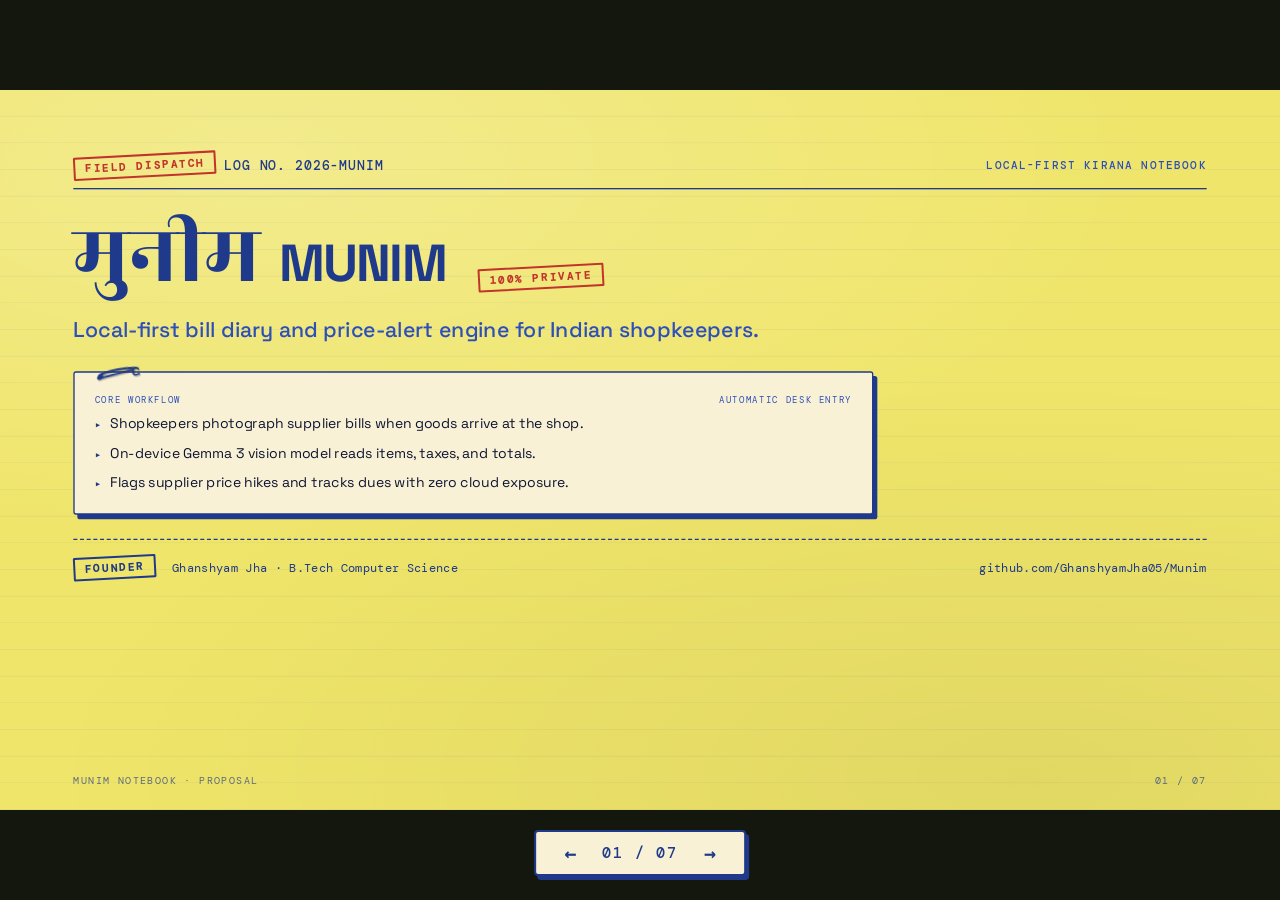
<file: docs/munim-pitch-deck.html>
<!DOCTYPE html>
<html lang="en">
<head>
    <meta charset="UTF-8">
    <meta name="viewport" content="width=device-width, initial-scale=1.0">
    <title>मुनीम (Munim) — Field Notebook Pitch Deck</title>

    <!-- Google Fonts: Space Grotesk, Caveat, DM Mono, Rozha One (Devanagari title) -->
    <link rel="preconnect" href="https://fonts.googleapis.com">
    <link rel="preconnect" href="https://fonts.gstatic.com" crossorigin>
    <link href="https://fonts.googleapis.com/css2?family=Caveat:wght@600;700&family=DM+Mono:ital,wght@0,400;0,500;1,400&family=Rozha+One&family=Space+Grotesk:wght@500;600;700&display=swap" rel="stylesheet">

    <style>
        /* ===========================================
           PIN & PAPER DESIGN SYSTEM TOKENS
           Yellow legal pad, cobalt ink, pinned cards
           =========================================== */
        :root {
            --paper: #EFE56A;
            --paper-2: #F5ECA0;
            --paper-3: #E8D85A;
            --paper-extra: #FBE6A4;
            --cream: #F8F1D6;
            --kraft: #C9A66B;
            --ink: #1F3A8A;
            --ink-soft: #2D4FB8;
            --ink-line: #3457C4;
            --ink-deep: #0E1430;
            --red: #C2342B;
            --olive: #6B7A2E;
            --orange: #D8702A;

            --font-display: 'Space Grotesk', -apple-system, sans-serif;
            --font-script: 'Caveat', cursive;
            --font-mono: 'DM Mono', monospace;
            --font-devanagari: 'Rozha One', serif;

            --ease-out-expo: cubic-bezier(0.16, 1, 0.3, 1);
        }

        * {
            margin: 0;
            padding: 0;
            box-sizing: border-box;
        }

        /* ===========================================
           FIXED 16:9 STAGE BASE (viewport-base.css)
           =========================================== */
        html, body {
            width: 100%;
            height: 100%;
            margin: 0;
            overflow: hidden;
            background: #14170D;
            font-family: var(--font-display);
            color: var(--ink);
            -webkit-font-smoothing: antialiased;
        }

        .deck-viewport {
            position: fixed;
            inset: 0;
            overflow: hidden;
            background: #14170D;
            display: flex;
            align-items: center;
            justify-content: center;
        }

        .deck-stage {
            position: absolute;
            left: 0;
            top: 0;
            width: 1920px;
            height: 1080px;
            overflow: hidden;
            transform-origin: 0 0;
            background: var(--paper);
        }

        /* Slide Surface with Yellow Pad Lighting & Subtle Grid Lines */
        .slide {
            position: absolute;
            inset: 0;
            width: 1920px;
            height: 1080px;
            overflow: hidden;
            display: block;
            visibility: hidden;
            opacity: 0;
            pointer-events: none;
            background: 
                radial-gradient(120% 90% at 20% 10%, rgba(255,255,255,.24), transparent 60%),
                radial-gradient(140% 100% at 80% 95%, rgba(0,0,0,.06), transparent 55%),
                var(--paper);
            padding: 96px 110px 80px;
        }

        /* Ruled legal paper lines effect */
        .slide::after {
            content: '';
            position: absolute;
            inset: 0;
            background-image: repeating-linear-gradient(to bottom, transparent, transparent 38px, rgba(31, 58, 138, 0.05) 39px, rgba(31, 58, 138, 0.05) 40px);
            pointer-events: none;
            z-index: 1;
        }

        .slide.active {
            visibility: visible;
            opacity: 1;
            pointer-events: auto;
            z-index: 2;
        }

        /* Top Chrome */
        .top-chrome {
            display: flex;
            justify-content: space-between;
            align-items: baseline;
            border-bottom: 2px solid var(--ink);
            padding-bottom: 16px;
            margin-bottom: 36px;
            position: relative;
            z-index: 3;
        }

        .chrome-left {
            display: flex;
            align-items: center;
            gap: 12px;
            font-family: var(--font-mono);
            font-size: 19px;
            font-weight: 500;
            letter-spacing: 0.12em;
            text-transform: uppercase;
            color: var(--ink);
        }

        .chrome-right {
            font-family: var(--font-mono);
            font-size: 16px;
            font-weight: 500;
            letter-spacing: 0.14em;
            text-transform: uppercase;
            color: var(--ink-soft);
        }

        /* Typography */
        .slide-h1 {
            font-family: var(--font-display);
            font-size: 64px;
            font-weight: 700;
            line-height: 1.04;
            letter-spacing: -0.03em;
            color: var(--ink);
            margin-bottom: 14px;
            position: relative;
            z-index: 3;
        }

        .slide-subtitle {
            font-family: var(--font-display);
            font-size: 26px;
            font-weight: 500;
            line-height: 1.35;
            color: var(--ink-soft);
            margin-bottom: 36px;
            position: relative;
            z-index: 3;
        }

        /* Pinned Cards with hard offset shadow */
        .pinned-card {
            background: var(--cream);
            border: 2px solid var(--ink);
            border-radius: 4px;
            box-shadow: 6px 7px 0 0 var(--ink);
            padding: 32px 30px;
            position: relative;
            z-index: 3;
            transition: transform 0.2s ease;
        }

        .pinned-card.card-yellow {
            background: var(--paper-2);
        }

        .pinned-card.card-extra {
            background: var(--paper-extra);
            transform: rotate(-0.5deg);
        }

        /* Pin SVG Component */
        .safety-pin {
            position: absolute;
            top: -18px;
            left: 24px;
            width: 72px;
            height: 28px;
            transform: rotate(-10deg);
            z-index: 4;
            filter: drop-shadow(1px 2px 0px rgba(14,20,48,0.4));
        }

        .card-header-mono {
            font-family: var(--font-mono);
            font-size: 14px;
            letter-spacing: 0.14em;
            text-transform: uppercase;
            color: var(--ink-soft);
            margin-bottom: 12px;
            display: flex;
            justify-content: space-between;
        }

        .card-h3 {
            font-family: var(--font-display);
            font-size: 32px;
            font-weight: 700;
            line-height: 1.1;
            letter-spacing: -0.02em;
            color: var(--ink);
            margin-bottom: 18px;
        }

        /* Strict Bullets (Max 4, max 10 words) */
        .bullet-list {
            list-style: none;
            display: flex;
            flex-direction: column;
            gap: 16px;
        }

        .bullet-item {
            display: flex;
            align-items: baseline;
            gap: 14px;
            font-family: var(--font-display);
            font-size: 21px;
            line-height: 1.35;
            color: var(--ink-deep);
        }

        .bullet-bullet {
            font-family: var(--font-mono);
            font-size: 16px;
            color: var(--ink);
            font-weight: 700;
        }

        .hand-annotation {
            font-family: var(--font-script);
            font-size: 34px;
            font-weight: 700;
            color: var(--red);
            line-height: 1.1;
            transform: rotate(-2deg);
            margin-top: 20px;
        }

        /* Rubber Stamp Component */
        .stamp-box {
            display: inline-block;
            border: 3px solid var(--red);
            color: var(--red);
            padding: 4px 14px;
            font-family: var(--font-mono);
            font-size: 16px;
            font-weight: 700;
            letter-spacing: 0.18em;
            text-transform: uppercase;
            transform: rotate(-3deg);
            border-radius: 2px;
        }

        /* Layout Frameworks */
        .grid-2col {
            display: grid;
            grid-template-columns: 1fr 1fr;
            gap: 48px;
            position: relative;
            z-index: 3;
        }

        .grid-3col {
            display: grid;
            grid-template-columns: repeat(3, 1fr);
            gap: 36px;
            position: relative;
            z-index: 3;
        }

        /* Flow Diagram using pinned tags */
        .flow-board {
            display: flex;
            align-items: center;
            justify-content: space-between;
            gap: 12px;
            margin-top: 14px;
            position: relative;
            z-index: 3;
        }

        .flow-card {
            flex: 1;
            background: var(--cream);
            border: 2px solid var(--ink);
            border-radius: 4px;
            box-shadow: 5px 5px 0 0 var(--ink);
            padding: 24px 18px;
            min-height: 220px;
            display: flex;
            flex-direction: column;
            justify-content: space-between;
            position: relative;
        }

        .flow-script-num {
            font-family: var(--font-script);
            font-size: 42px;
            font-weight: 700;
            color: var(--ink);
            line-height: 0.8;
            margin-bottom: 6px;
        }

        .flow-step-name {
            font-family: var(--font-display);
            font-size: 22px;
            font-weight: 700;
            color: var(--ink);
            margin-bottom: 8px;
        }

        .flow-step-desc {
            font-family: var(--font-display);
            font-size: 16px;
            line-height: 1.35;
            color: var(--ink-soft);
        }

        .flow-pin-joint {
            font-family: var(--font-display);
            font-size: 32px;
            font-weight: 700;
            color: var(--ink);
            padding: 0 4px;
        }

        /* Stat Paper Banner */
        .stat-tape {
            background: var(--paper-2);
            border: 2px solid var(--ink);
            border-radius: 4px;
            box-shadow: 5px 5px 0 0 var(--ink);
            padding: 24px 40px;
            display: flex;
            align-items: center;
            justify-content: space-around;
            margin-top: 36px;
            position: relative;
            z-index: 3;
        }

        .stat-block {
            text-align: center;
        }

        .stat-numeral {
            font-family: var(--font-display);
            font-size: 54px;
            font-weight: 700;
            line-height: 1;
            color: var(--ink);
            margin-bottom: 6px;
        }

        .stat-caption {
            font-family: var(--font-mono);
            font-size: 14px;
            letter-spacing: 0.12em;
            text-transform: uppercase;
            color: var(--ink-soft);
        }

        /* Alert Callout */
        .callout-specimen {
            background: #FFEBEA;
            border: 2px solid var(--red);
            border-radius: 4px;
            box-shadow: 5px 5px 0 0 var(--red);
            padding: 26px 36px;
            display: flex;
            align-items: center;
            gap: 28px;
            margin-top: 32px;
            position: relative;
            z-index: 3;
        }

        .callout-badge {
            background: var(--red);
            color: #FFF;
            font-family: var(--font-mono);
            font-size: 15px;
            font-weight: 700;
            letter-spacing: 0.14em;
            text-transform: uppercase;
            padding: 8px 16px;
            border-radius: 2px;
            white-space: nowrap;
        }

        .callout-quote {
            font-family: var(--font-script);
            font-size: 32px;
            font-weight: 700;
            line-height: 1.25;
            color: #8C1F18;
        }

        /* Slide 1 Specifics */
        .hero-devanagari {
            font-family: var(--font-devanagari);
            font-size: 130px;
            color: var(--ink);
            line-height: 1;
            margin-bottom: 4px;
        }

        .hero-title-box {
            display: flex;
            align-items: baseline;
            gap: 28px;
            margin-bottom: 20px;
        }

        .hero-roman {
            font-family: var(--font-display);
            font-size: 78px;
            font-weight: 700;
            letter-spacing: -0.03em;
            color: var(--ink);
            line-height: 1;
        }

        .hero-tagline-text {
            font-family: var(--font-display);
            font-size: 32px;
            font-weight: 500;
            line-height: 1.35;
            color: var(--ink-soft);
            max-width: 1200px;
            margin-bottom: 40px;
        }

        .founder-tape {
            display: flex;
            align-items: center;
            gap: 24px;
            border-top: 2px dashed var(--ink);
            padding-top: 24px;
            margin-top: 36px;
            font-family: var(--font-mono);
            font-size: 18px;
            color: var(--ink);
        }

        /* Footer Chrome */
        .bottom-chrome {
            position: absolute;
            left: 110px;
            right: 110px;
            bottom: 34px;
            display: flex;
            justify-content: space-between;
            font-family: var(--font-mono);
            font-size: 15px;
            letter-spacing: 0.14em;
            text-transform: uppercase;
            color: var(--ink);
            opacity: 0.7;
            z-index: 3;
        }

        /* Deck Navigation Controls */
        .deck-controls {
            position: fixed;
            bottom: 24px;
            left: 50%;
            transform: translateX(-50%);
            display: flex;
            align-items: center;
            gap: 18px;
            background: var(--cream);
            border: 2px solid var(--ink);
            box-shadow: 3px 4px 0 0 var(--ink);
            border-radius: 4px;
            padding: 6px 20px;
            z-index: 1000;
        }

        .ctrl-btn {
            background: none;
            border: none;
            font-family: var(--font-mono);
            font-size: 20px;
            font-weight: 700;
            color: var(--ink);
            cursor: pointer;
            padding: 2px 8px;
        }

        .ctrl-btn:hover {
            color: var(--red);
        }

        .ctrl-counter {
            font-family: var(--font-mono);
            font-size: 15px;
            font-weight: 500;
            letter-spacing: 0.12em;
            color: var(--ink);
            min-width: 60px;
            text-align: center;
        }

        /* Animation reveals */
        .slide.active .fade-1 {
            animation: noteReveal 0.45s var(--ease-out-expo) forwards;
        }
        .slide.active .fade-2 {
            animation: noteReveal 0.45s 0.1s var(--ease-out-expo) forwards;
            opacity: 0;
        }
        .slide.active .fade-3 {
            animation: noteReveal 0.45s 0.2s var(--ease-out-expo) forwards;
            opacity: 0;
        }

        @keyframes noteReveal {
            from {
                opacity: 0;
                transform: translateY(12px);
            }
            to {
                opacity: 1;
                transform: translateY(0);
            }
        }
    </style>
</head>
<body>

<!-- Safety Pin SVG Symbol Definition -->
<svg style="display: none;">
    <defs>
        <g id="pin-svg">
            <path d="M12,18 C28,12 52,14 68,16" stroke="#1F3A8A" stroke-width="3" fill="none" stroke-linecap="round"/>
            <path d="M10,18 C6,22 8,26 14,24 C20,22 18,16 12,16 Z" fill="#1F3A8A"/>
            <path d="M68,16 C74,18 76,24 70,26 C64,28 60,24 64,18 L16,22" stroke="#1F3A8A" stroke-width="2.5" fill="none"/>
        </g>
    </defs>
</svg>

<div class="deck-viewport">
    <div class="deck-stage" id="deckStage">

        <!-- ==========================================
             SLIDE 1: TITLE & VISION
             ========================================== -->
        <section class="slide active" id="slide-1">
            <div class="top-chrome">
                <div class="chrome-left">
                    <span class="stamp-box">FIELD DISPATCH</span>
                    <span>LOG NO. 2026-MUNIM</span>
                </div>
                <div class="chrome-right">LOCAL-FIRST KIRANA NOTEBOOK</div>
            </div>

            <div class="fade-1" style="position: relative; z-index: 3;">
                <div class="hero-title-box">
                    <div class="hero-devanagari">मुनीम</div>
                    <div class="hero-roman">MUNIM</div>
                    <div class="stamp-box" style="margin-left: 20px;">100% PRIVATE</div>
                </div>

                <div class="hero-tagline-text">
                    Local-first bill diary and price-alert engine for Indian shopkeepers.
                </div>
            </div>

            <div class="pinned-card fade-2" style="max-width: 1200px;">
                <svg class="safety-pin"><use href="#pin-svg"/></svg>
                <div class="card-header-mono">
                    <span>CORE WORKFLOW</span>
                    <span>AUTOMATIC DESK ENTRY</span>
                </div>
                <ul class="bullet-list">
                    <li class="bullet-item">
                        <span class="bullet-bullet">▸</span>
                        <span>Shopkeepers photograph supplier bills when goods arrive at the shop.</span>
                    </li>
                    <li class="bullet-item">
                        <span class="bullet-bullet">▸</span>
                        <span>On-device Gemma 3 vision model reads items, taxes, and totals.</span>
                    </li>
                    <li class="bullet-item">
                        <span class="bullet-bullet">▸</span>
                        <span>Flags supplier price hikes and tracks dues with zero cloud exposure.</span>
                    </li>
                </ul>
            </div>

            <div class="founder-tape fade-3" style="position: relative; z-index: 3;">
                <span class="stamp-box" style="border-color: var(--ink); color: var(--ink);">FOUNDER</span>
                <span>Ghanshyam Jha · B.Tech Computer Science</span>
                <span style="margin-left: auto;">github.com/GhanshyamJha05/Munim</span>
            </div>

            <div class="bottom-chrome">
                <span>MUNIM NOTEBOOK · PROPOSAL</span>
                <span>01 / 07</span>
            </div>
        </section>

        <!-- ==========================================
             SLIDE 2: THE PROBLEM
             ========================================== -->
        <section class="slide" id="slide-2">
            <div class="top-chrome">
                <div class="chrome-left">
                    <span>SECTION 02</span>
                    <span>·</span>
                    <span>MARKET AUDIT</span>
                </div>
                <div class="chrome-right">RETAIL MARGIN THREATS</div>
            </div>

            <div class="slide-h1 fade-1">Small Retailers Bleed Margins In Paper Bills</div>
            <div class="slide-subtitle fade-1">Kirana, pharmacies, and hardware stores operate on razor-thin 4% to 8% margins.</div>

            <div class="grid-2col fade-2">
                <div class="pinned-card card-yellow">
                    <svg class="safety-pin"><use href="#pin-svg"/></svg>
                    <div class="card-header-mono">
                        <span>OBSTACLE A</span>
                        <span class="stamp-box" style="padding: 2px 8px; font-size: 13px;">UNCHECKED</span>
                    </div>
                    <div class="card-h3">Hidden Price Hikes</div>
                    <ul class="bullet-list">
                        <li class="bullet-item">
                            <span class="bullet-bullet">—</span>
                            <span>Distributor price hikes go completely unnoticed on paper bills.</span>
                        </li>
                        <li class="bullet-item">
                            <span class="bullet-bullet">—</span>
                            <span>Shopkeepers rarely compare line items with last month’s invoices.</span>
                        </li>
                    </ul>
                    <div class="hand-annotation">Unnoticed inflation eats the entire 4–8% margin!</div>
                </div>

                <div class="pinned-card card-extra">
                    <svg class="safety-pin"><use href="#pin-svg"/></svg>
                    <div class="card-header-mono">
                        <span>OBSTACLE B</span>
                        <span class="stamp-box" style="padding: 2px 8px; font-size: 13px;">TOO COSTLY</span>
                    </div>
                    <div class="card-h3">Prohibitive Cloud OCR</div>
                    <ul class="bullet-list">
                        <li class="bullet-item">
                            <span class="bullet-bullet">—</span>
                            <span>Cloud OCR costs ₹1,500 to ₹2,500 every single month.</span>
                        </li>
                        <li class="bullet-item">
                            <span class="bullet-bullet">—</span>
                            <span>Uploading bills exposes private supplier discount structures to third-party servers.</span>
                        </li>
                    </ul>
                    <div class="hand-annotation">Why pay monthly just to read your own bills?</div>
                </div>
            </div>

            <div class="bottom-chrome">
                <span>MUNIM NOTEBOOK · MARKET REALITY</span>
                <span>02 / 07</span>
            </div>
        </section>

        <!-- ==========================================
             SLIDE 3: THE SOLUTION
             ========================================== -->
        <section class="slide" id="slide-3">
            <div class="top-chrome">
                <div class="chrome-left">
                    <span>SECTION 03</span>
                    <span>·</span>
                    <span>THE REMEDY</span>
                </div>
                <div class="chrome-right">3 CRITICAL SAFEGUARDS</div>
            </div>

            <div class="slide-h1 fade-1">Snap A Photo. Get 3 Instant Safeguards.</div>
            <div class="slide-subtitle fade-1">A local digital Munim operating privately inside the shopkeeper's desktop computer.</div>

            <div class="grid-3col fade-2">
                <div class="pinned-card">
                    <svg class="safety-pin"><use href="#pin-svg"/></svg>
                    <div class="card-header-mono">SAFEGUARD 01</div>
                    <div class="card-h3">Price-Change Alerts</div>
                    <div style="font-size: 18px; line-height: 1.4; color: var(--ink-soft); margin-bottom: 16px;">
                        Compares line items against supplier history to detect silent rate spikes and unit-cost increases.
                    </div>
                    <div class="hand-annotation" style="font-size: 26px;">Protects profit margins</div>
                </div>

                <div class="pinned-card card-yellow">
                    <svg class="safety-pin"><use href="#pin-svg"/></svg>
                    <div class="card-header-mono">SAFEGUARD 02</div>
                    <div class="card-h3">Supplier Dues Ledger</div>
                    <div style="font-size: 18px; line-height: 1.4; color: var(--ink-soft); margin-bottom: 16px;">
                        Tracks running credit balances, overdue payment dates, and payment settlement via Cash or UPI.
                    </div>
                    <div class="hand-annotation" style="font-size: 26px;">Zero payment disputes</div>
                </div>

                <div class="pinned-card card-extra">
                    <svg class="safety-pin"><use href="#pin-svg"/></svg>
                    <div class="card-header-mono">SAFEGUARD 03</div>
                    <div class="card-h3">CA & Tally Pack</div>
                    <div style="font-size: 18px; line-height: 1.4; color: var(--ink-soft); margin-bottom: 16px;">
                        One-click generation of audit-ready purchase registers and direct CSV packs for Tally Prime.
                    </div>
                    <div class="hand-annotation" style="font-size: 26px;">Ready for accountant</div>
                </div>
            </div>

            <!-- Hand-pinned Alert Specimen Card -->
            <div class="callout-specimen fade-3">
                <svg class="safety-pin" style="top: -16px; left: 16px;"><use href="#pin-svg"/></svg>
                <div class="callout-badge">Live Alert Specimen</div>
                <div class="callout-quote">
                    "Parle-G 12-pack is 4.2% higher than your last bill from Sharma Distributors (₹118.00 → ₹123.00)."
                </div>
            </div>

            <div class="bottom-chrome">
                <span>MUNIM NOTEBOOK · THREE SAFEGUARDS</span>
                <span>03 / 07</span>
            </div>
        </section>

        <!-- ==========================================
             SLIDE 4: HOW IT WORKS & TECH MOAT
             ========================================== -->
        <section class="slide" id="slide-4">
            <div class="top-chrome">
                <div class="chrome-left">
                    <span>SECTION 04</span>
                    <span>·</span>
                    <span>TECHNICAL MOAT</span>
                </div>
                <div class="chrome-right">100% OFFLINE PIPELINE</div>
            </div>

            <div class="slide-h1 fade-1">How It Works: On-Device Vision Engine</div>
            <div class="slide-subtitle fade-1">Fast on-device vision extraction coupled with strict arithmetic and GST verification.</div>

            <!-- Pinned Flow Cards -->
            <div class="flow-board fade-2">
                <div class="flow-card">
                    <svg class="safety-pin" style="width: 50px; top: -14px; left: 12px;"><use href="#pin-svg"/></svg>
                    <div class="flow-script-num">Step 1</div>
                    <div class="flow-step-name">Upload</div>
                    <div class="flow-step-desc">Phone camera via Wi-Fi QR code or desktop drag-and-drop</div>
                </div>
                <div class="flow-pin-joint">→</div>

                <div class="flow-card" style="background: var(--paper-2);">
                    <svg class="safety-pin" style="width: 50px; top: -14px; left: 12px;"><use href="#pin-svg"/></svg>
                    <div class="flow-script-num">Step 2</div>
                    <div class="flow-step-name">Image Tiling</div>
                    <div class="flow-step-desc">Slices tall receipts with 15% overlap to avoid blur</div>
                </div>
                <div class="flow-pin-joint">→</div>

                <div class="flow-card">
                    <svg class="safety-pin" style="width: 50px; top: -14px; left: 12px;"><use href="#pin-svg"/></svg>
                    <div class="flow-script-num">Step 3</div>
                    <div class="flow-step-name">Local Gemma 3</div>
                    <div class="flow-step-desc">Runs via Ollama (4B/12B/27B) with deterministic decoding</div>
                </div>
                <div class="flow-pin-joint">→</div>

                <div class="flow-card" style="background: var(--paper-extra);">
                    <svg class="safety-pin" style="width: 50px; top: -14px; left: 12px;"><use href="#pin-svg"/></svg>
                    <div class="flow-script-num">Step 4</div>
                    <div class="flow-step-name">Validators</div>
                    <div class="flow-step-desc">Go engine verifies GSTIN Luhn-36 & line arithmetic</div>
                </div>
                <div class="flow-pin-joint">→</div>

                <div class="flow-card">
                    <svg class="safety-pin" style="width: 50px; top: -14px; left: 12px;"><use href="#pin-svg"/></svg>
                    <div class="flow-script-num">Step 5</div>
                    <div class="flow-step-name">SQLite Ledger</div>
                    <div class="flow-step-desc">Price spikes flagged and dues updated in private local DB</div>
                </div>
            </div>

            <div class="stat-tape fade-3">
                <div class="stat-block">
                    <div class="stat-numeral">100%</div>
                    <div class="stat-caption">Runs Completely Offline</div>
                </div>
                <div style="width: 2px; height: 50px; background: var(--ink);"></div>
                <div class="stat-block">
                    <div class="stat-numeral">₹0.00</div>
                    <div class="stat-caption">Per-Bill OCR Cost (Always)</div>
                </div>
                <div style="width: 2px; height: 50px; background: var(--ink);"></div>
                <div class="stat-block">
                    <div class="stat-numeral">3 Sizes</div>
                    <div class="stat-caption">Gemma 3 4B, 12B, & 27B</div>
                </div>
            </div>

            <div class="bottom-chrome">
                <span>MUNIM NOTEBOOK · SYSTEM PIPELINE</span>
                <span>04 / 07</span>
            </div>
        </section>

        <!-- ==========================================
             SLIDE 5: WHY LOCAL AI
             ========================================== -->
        <section class="slide" id="slide-5">
            <div class="top-chrome">
                <div class="chrome-left">
                    <span>SECTION 05</span>
                    <span>·</span>
                    <span>DIFFERENTIATOR</span>
                </div>
                <div class="chrome-right">SOVEREIGN TRADE DATA</div>
            </div>

            <div class="slide-h1 fade-1">Why Local AI Is The Only Plausible Architecture</div>
            <div class="slide-subtitle fade-1">Resolving the structural privacy and cost barriers preventing SME software adoption.</div>

            <div class="grid-2col fade-2">
                <div class="pinned-card card-yellow">
                    <svg class="safety-pin"><use href="#pin-svg"/></svg>
                    <div class="card-header-mono">
                        <span>DEFENSE 01</span>
                        <span class="stamp-box" style="padding: 2px 8px; font-size: 13px;">CONFIDENTIAL</span>
                    </div>
                    <div class="card-h3">Trade Pricing Sovereignty</div>
                    <ul class="bullet-list">
                        <li class="bullet-item">
                            <span class="bullet-bullet">▸</span>
                            <span>Distributor discounts remain strictly confidential to the owner.</span>
                        </li>
                        <li class="bullet-item">
                            <span class="bullet-bullet">▸</span>
                            <span>No vendor lock-in or third-party corporate data-harvesting.</span>
                        </li>
                    </ul>
                    <div class="hand-annotation">Indian trade runs on trust & private margins!</div>
                </div>

                <div class="pinned-card card-extra">
                    <svg class="safety-pin"><use href="#pin-svg"/></svg>
                    <div class="card-header-mono">
                        <span>DEFENSE 02</span>
                        <span class="stamp-box" style="padding: 2px 8px; font-size: 13px;">LOCAL HARDWARE</span>
                    </div>
                    <div class="card-h3">Zero Marginal Cost & Bilingual</div>
                    <ul class="bullet-list">
                        <li class="bullet-item">
                            <span class="bullet-bullet">▸</span>
                            <span>Runs on shop PCs already handling billing or WhatsApp.</span>
                        </li>
                        <li class="bullet-item">
                            <span class="bullet-bullet">▸</span>
                            <span>Seamlessly parses Hindi, English, and Hinglish invoice formats.</span>
                        </li>
                    </ul>
                    <div class="hand-annotation">No internet needed to reconcile today's delivery.</div>
                </div>
            </div>

            <div class="bottom-chrome">
                <span>MUNIM NOTEBOOK · PRIVACY MOAT</span>
                <span>05 / 07</span>
            </div>
        </section>

        <!-- ==========================================
             SLIDE 6: BUSINESS MODEL & TRACTION
             ========================================== -->
        <section class="slide" id="slide-6">
            <div class="top-chrome">
                <div class="chrome-left">
                    <span>SECTION 06</span>
                    <span>·</span>
                    <span>COMMERCIALIZATION</span>
                </div>
                <div class="chrome-right">REVENUE CHANNELS</div>
            </div>

            <div class="slide-h1 fade-1">Business Model & Tangible Traction</div>
            <div class="slide-subtitle fade-1">Hardware appliance packaging and flat support without taxing merchants per bill.</div>

            <div class="grid-2col fade-2">
                <div class="pinned-card card-yellow">
                    <svg class="safety-pin"><use href="#pin-svg"/></svg>
                    <div class="card-header-mono">
                        <span>MODEL A</span>
                        <span class="stamp-box" style="padding: 2px 8px; font-size: 13px;">HARDWARE</span>
                    </div>
                    <div class="card-h3">Munim Box (Mini-PC)</div>
                    <ul class="bullet-list">
                        <li class="bullet-item">
                            <span class="bullet-bullet">—</span>
                            <span>Pre-configured, plug-and-play mini-PC at ₹9,999 to ₹14,999.</span>
                        </li>
                        <li class="bullet-item">
                            <span class="bullet-bullet">—</span>
                            <span>No cloud setup required; boots up directly on shop Wi-Fi.</span>
                        </li>
                    </ul>
                    <div class="hand-annotation">Familiar one-time hardware purchase for merchants.</div>
                </div>

                <div class="pinned-card card-extra">
                    <svg class="safety-pin"><use href="#pin-svg"/></svg>
                    <div class="card-header-mono">
                        <span>MODEL B</span>
                        <span class="stamp-box" style="padding: 2px 8px; font-size: 13px;">SOFTWARE</span>
                    </div>
                    <div class="card-h3">Flat Software Support</div>
                    <ul class="bullet-list">
                        <li class="bullet-item">
                            <span class="bullet-bullet">—</span>
                            <span>Flat subscription of ₹299 to ₹499 per month.</span>
                        </li>
                        <li class="bullet-item">
                            <span class="bullet-bullet">—</span>
                            <span>Includes updates and models without metering per bill.</span>
                        </li>
                    </ul>
                    <div class="hand-annotation">Zero meter anxiety — scan 50 or 5,000 bills!</div>
                </div>
            </div>

            <div class="stat-tape fade-3" style="margin-top: 28px; padding: 18px 40px;">
                <div class="stat-block">
                    <div class="stat-numeral" style="font-size: 40px;">Working App</div>
                    <div class="stat-caption">Single Go binary + SQLite</div>
                </div>
                <div style="width: 2px; height: 40px; background: var(--ink);"></div>
                <div class="stat-block">
                    <div class="stat-numeral" style="font-size: 40px;">Live Demo</div>
                    <div class="stat-caption">Client deployed on Vercel</div>
                </div>
                <div style="width: 2px; height: 40px; background: var(--ink);"></div>
                <div class="stat-block">
                    <div class="stat-numeral" style="font-size: 40px;">30 Invoices</div>
                    <div class="stat-caption">Synthetic evaluation harness</div>
                </div>
            </div>

            <div class="bottom-chrome">
                <span>MUNIM NOTEBOOK · COMMERCIAL MODEL</span>
                <span>06 / 07</span>
            </div>
        </section>

        <!-- ==========================================
             SLIDE 7: ROADMAP & THE ASK
             ========================================== -->
        <section class="slide" id="slide-7">
            <div class="top-chrome">
                <div class="chrome-left">
                    <span>SECTION 07</span>
                    <span>·</span>
                    <span>THE ROAD AHEAD</span>
                </div>
                <div class="chrome-right">NEXT STEPS & THE ASK</div>
            </div>

            <div class="slide-h1 fade-1">Product Roadmap & Founder Ask</div>
            <div class="slide-subtitle fade-1">Next technical milestones and partnership support needed for market launch.</div>

            <div class="grid-2col fade-2">
                <div class="pinned-card card-yellow">
                    <svg class="safety-pin"><use href="#pin-svg"/></svg>
                    <div class="card-header-mono">
                        <span>HORIZON</span>
                        <span>Q1–Q2</span>
                    </div>
                    <div class="card-h3">Engineering Milestones</div>
                    <ul class="bullet-list">
                        <li class="bullet-item">
                            <span class="bullet-bullet">▸</span>
                            <span>Multi-page PDF invoice processing with automated batch tiling.</span>
                        </li>
                        <li class="bullet-item">
                            <span class="bullet-bullet">▸</span>
                            <span>Higher accuracy on informal handwritten supplier slips.</span>
                        </li>
                        <li class="bullet-item">
                            <span class="bullet-bullet">▸</span>
                            <span>LAN Telegram bot integration for background camera uploads.</span>
                        </li>
                        <li class="bullet-item">
                            <span class="bullet-bullet">▸</span>
                            <span>Conducting initial 10-shop pilot in local market cluster.</span>
                        </li>
                    </ul>
                </div>

                <div class="pinned-card card-extra" style="border-color: var(--red);">
                    <svg class="safety-pin"><use href="#pin-svg"/></svg>
                    <div class="card-header-mono">
                        <span style="color: var(--red);">THE ASK</span>
                        <span class="stamp-box" style="padding: 2px 8px; font-size: 13px;">PARTNERSHIP</span>
                    </div>
                    <div class="card-h3">What We Need Today</div>
                    <ul class="bullet-list">
                        <li class="bullet-item">
                            <span class="bullet-bullet">✦</span>
                            <span>Introductions to kirana or pharmacy pilot shops for trials.</span>
                        </li>
                        <li class="bullet-item">
                            <span class="bullet-bullet">✦</span>
                            <span>Mentorship on SME hardware distribution and retail channels.</span>
                        </li>
                        <li class="bullet-item">
                            <span class="bullet-bullet">✦</span>
                            <span>Technical feedback on local vision fine-tuning for Gemma 3.</span>
                        </li>
                    </ul>
                    <div style="display: flex; justify-content: space-between; align-items: center; border-top: 1.5px dashed var(--ink); padding-top: 14px; margin-top: 20px;">
                        <span style="font-family: var(--font-mono); font-size: 15px; font-weight: 500;">github.com/GhanshyamJha05/Munim</span>
                        <span class="stamp-box" style="font-size: 12px; padding: 2px 8px;">munim-web-sooty.vercel.app</span>
                    </div>
                </div>
            </div>

            <div class="bottom-chrome">
                <span>MUNIM NOTEBOOK · CLOSING BRIEF</span>
                <span>07 / 07</span>
            </div>
        </section>

    </div>
</div>

<!-- ==========================================
     PRESENTATION CONTROLLER
     ========================================== -->
<div class="deck-controls">
    <button class="ctrl-btn" id="prevBtn" title="Previous Slide (Left Arrow)">←</button>
    <span class="ctrl-counter" id="slideCounter">01 / 07</span>
    <button class="ctrl-btn" id="nextBtn" title="Next Slide (Right Arrow)">→</button>
</div>

<script>
(function() {
    const stage = document.getElementById('deckStage');
    const slides = Array.from(document.querySelectorAll('.slide'));
    const counter = document.getElementById('slideCounter');
    const prevBtn = document.getElementById('prevBtn');
    const nextBtn = document.getElementById('nextBtn');

    let currentSlide = 0;
    const totalSlides = slides.length;

    // Fixed 16:9 uniform scaling
    function scaleStage() {
        const vw = window.innerWidth;
        const vh = window.innerHeight;
        const stageW = 1920;
        const stageH = 1080;

        const scale = Math.min(vw / stageW, vh / stageH);
        const left = (vw - stageW * scale) / 2;
        const top = (vh - stageH * scale) / 2;

        stage.style.transform = `translate(${left}px, ${top}px) scale(${scale})`;
    }

    window.addEventListener('resize', scaleStage);
    scaleStage();

    function showSlide(index) {
        if (index < 0 || index >= totalSlides) return;
        
        slides.forEach((s, idx) => {
            s.classList.toggle('active', idx === index);
        });

        currentSlide = index;
        counter.textContent = `${String(currentSlide + 1).padStart(2, '0')} / ${String(totalSlides).padStart(2, '0')}`;
    }

    function nextSlide() {
        if (currentSlide < totalSlides - 1) showSlide(currentSlide + 1);
    }

    function prevSlide() {
        if (currentSlide > 0) showSlide(currentSlide - 1);
    }

    prevBtn.onclick = prevSlide;
    nextBtn.onclick = nextSlide;

    document.addEventListener('keydown', (e) => {
        if (e.key === 'ArrowRight' || e.key === ' ' || e.key === 'PageDown') {
            e.preventDefault();
            nextSlide();
        } else if (e.key === 'ArrowLeft' || e.key === 'PageUp') {
            e.preventDefault();
            prevSlide();
        } else if (e.key === 'Home') {
            e.preventDefault();
            showSlide(0);
        } else if (e.key === 'End') {
            e.preventDefault();
            showSlide(totalSlides - 1);
        }
    });

    let touchStartX = 0;
    document.addEventListener('touchstart', (e) => {
        touchStartX = e.changedTouches[0].screenX;
    }, { passive: true });

    document.addEventListener('touchend', (e) => {
        const touchEndX = e.changedTouches[0].screenX;
        if (touchStartX - touchEndX > 50) nextSlide();
        if (touchEndX - touchStartX > 50) prevSlide();
    }, { passive: true });

})();
</script>

</body>
</html>
</file>
